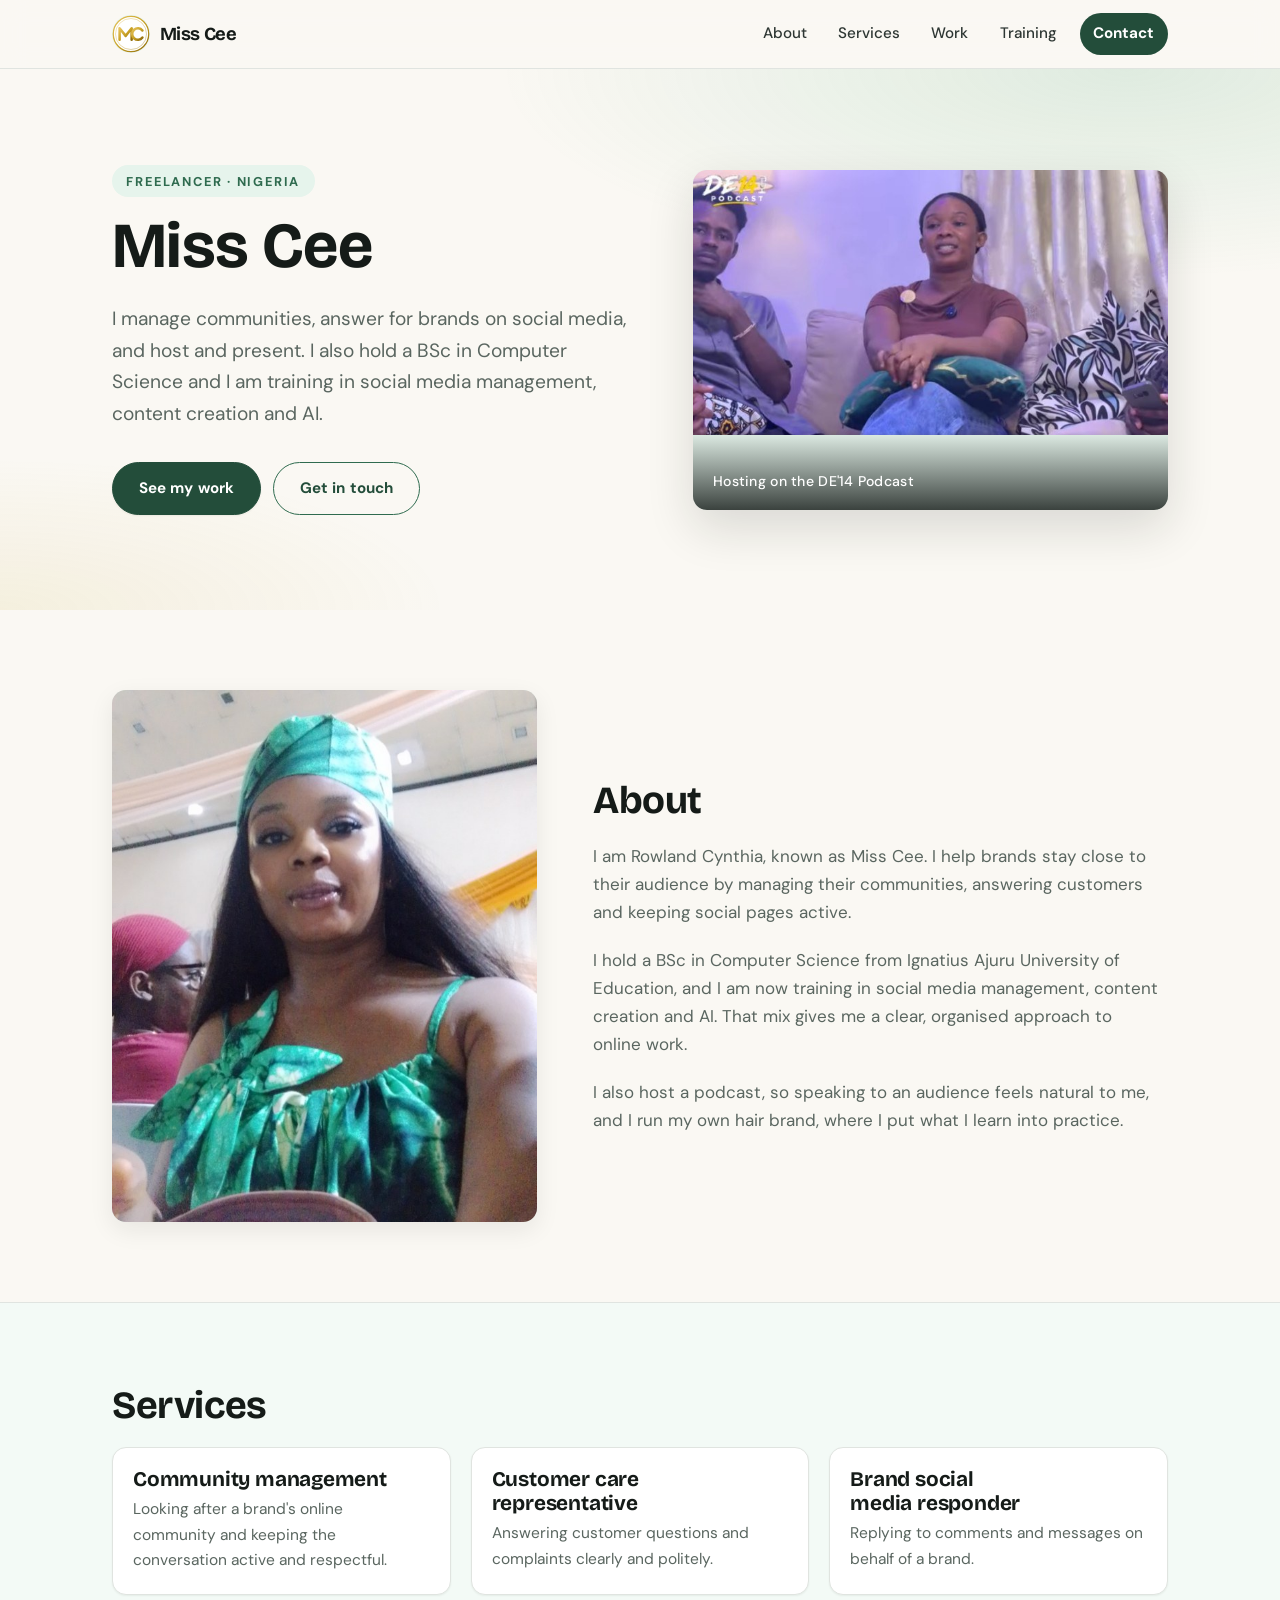
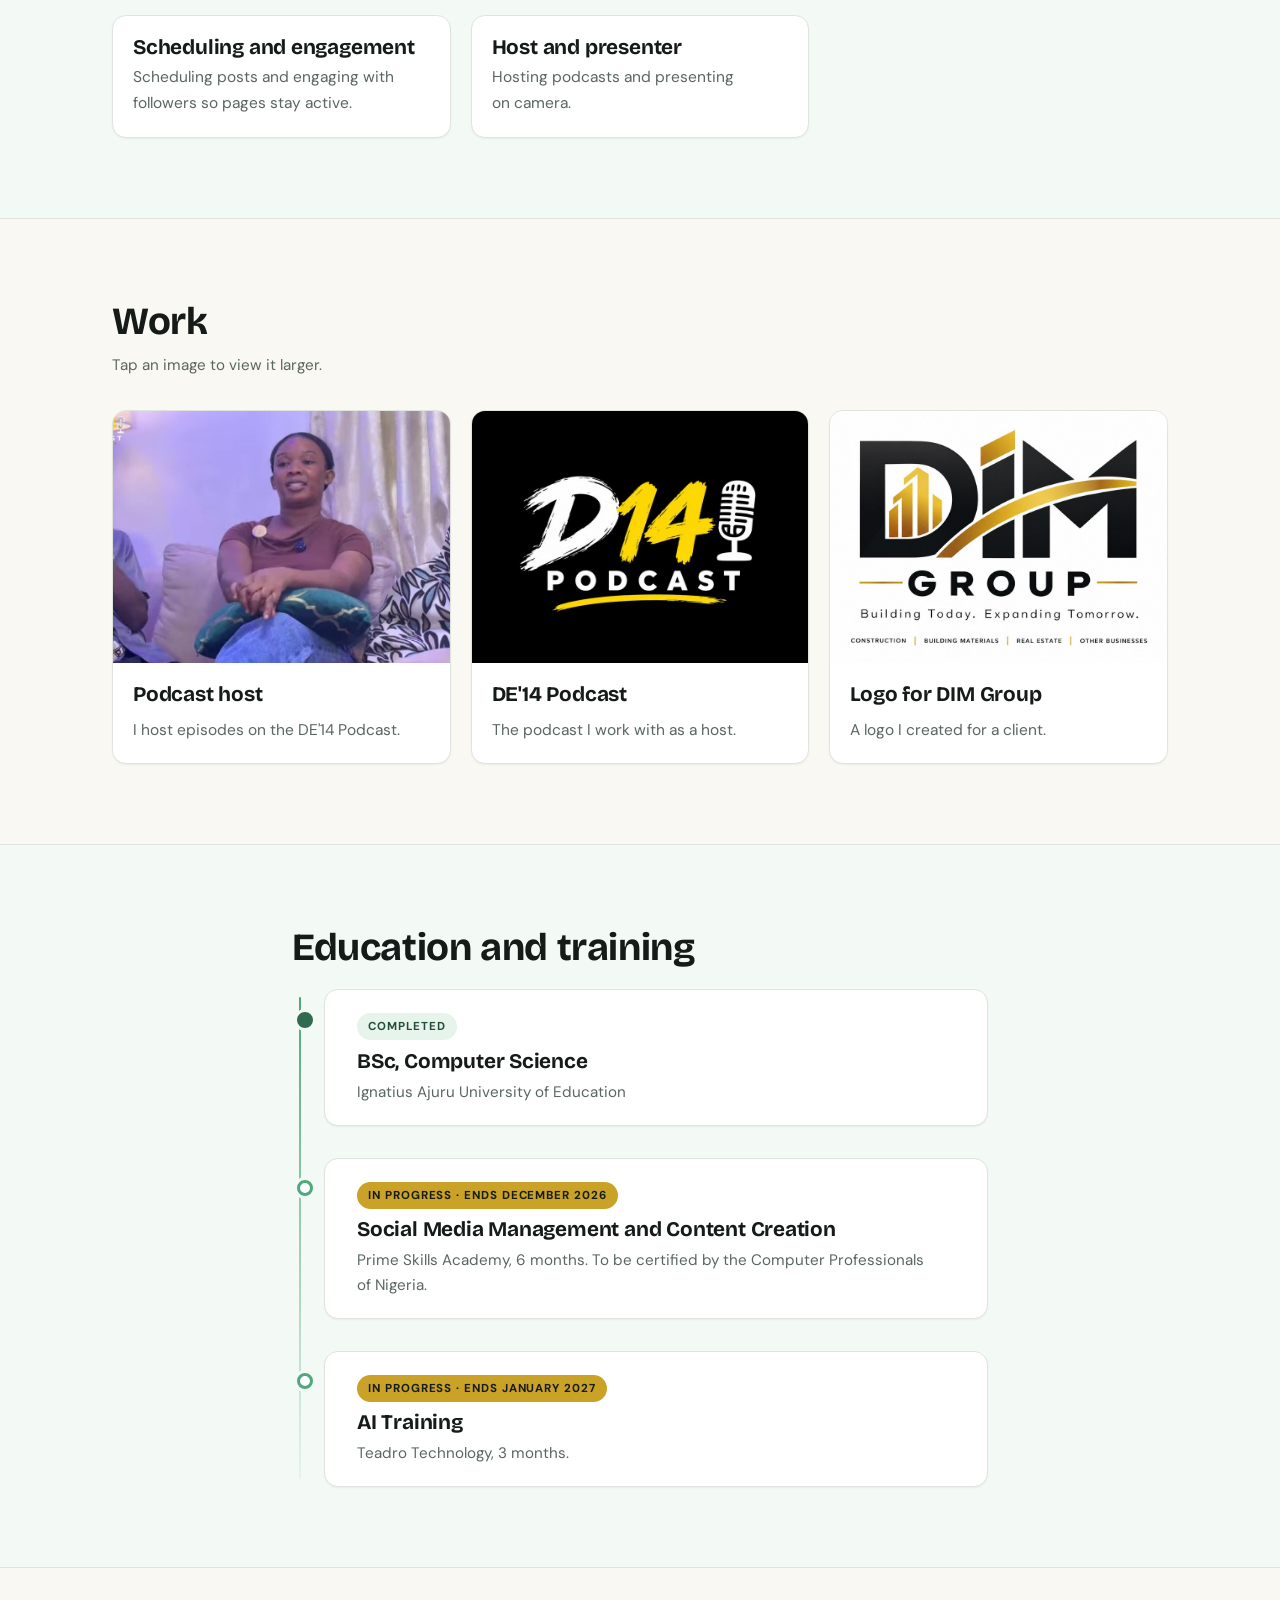
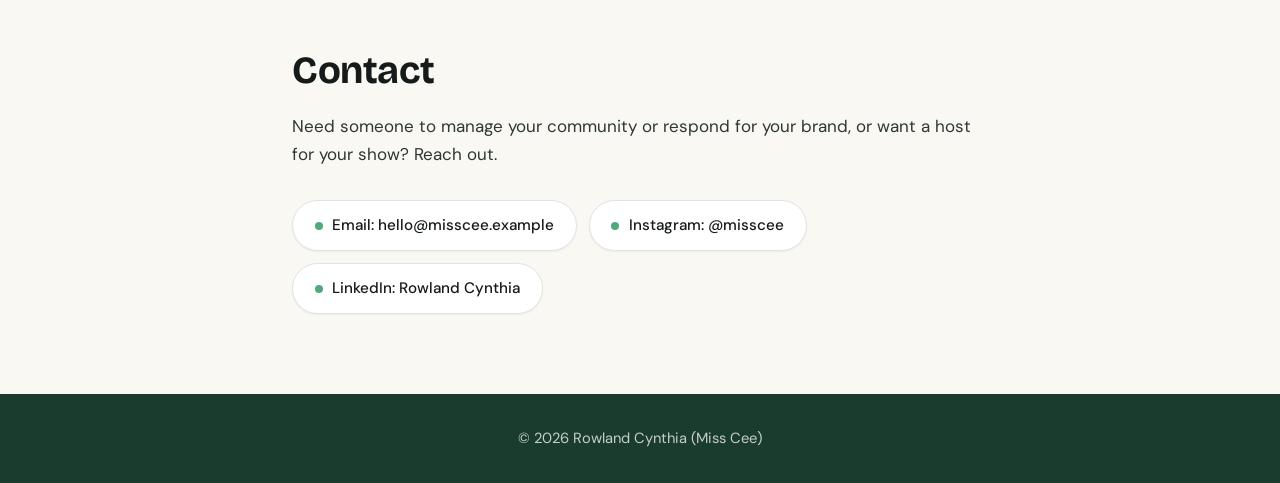
<file: index.html>
<!DOCTYPE html>
<html lang="en">
<head>
<meta charset="utf-8">
<meta name="viewport" content="width=device-width, initial-scale=1">
<title>Miss Cee Portfolio</title>
<meta name="description" content="Miss Cee (Rowland Cynthia): freelance community manager, brand social media responder, customer care representative, and host and presenter.">
<link rel="preconnect" href="https://fonts.googleapis.com">
<link rel="preconnect" href="https://fonts.gstatic.com" crossorigin>
<link href="https://fonts.googleapis.com/css2?family=Bricolage+Grotesque:opsz,wght@12..96,500;12..96,700&family=DM+Sans:wght@400;500;700&display=swap" rel="stylesheet">
<link rel="icon" href="img/logo.svg" type="image/svg+xml">
<link rel="stylesheet" href="static/css/style.css" />

</head>
<body>

<header class="site-header">
  <div class="wrap bar">
    <a class="brand" href="#top" aria-label="Miss Cee, home"><img src="static/images/logo.svg" alt="" width="38" height="38"><span>Miss Cee</span></a>
    <button class="menu-btn" id="menuBtn" aria-expanded="false" aria-controls="nav">Menu</button>
    <nav id="nav" class="nav" aria-label="Main">
      <a href="#about">About</a>
      <a href="#services">Services</a>
      <a href="#work">Work</a>
      <a href="#training">Training</a>
      <a class="nav-cta" href="#contact">Contact</a>
    </nav>
  </div>
</header>

<main id="top">

  <section class="hero">
    <div class="wrap hero-grid">
      <div class="hero-text">
        <p class="kicker">Freelancer · Nigeria</p>
        <h1>Miss Cee</h1>
        <p class="lead">I manage communities, answer for brands on social media, and host and present. I also hold a BSc in Computer Science and I am training in social media management, content creation and AI.</p>
        <div class="actions">
          <a class="btn primary" href="#work">See my work</a>
          <a class="btn" href="#contact">Get in touch</a>
        </div>
      </div>
      <figure class="hero-photo">
        <img src="static/images/hosting.jpg" alt="Miss Cee hosting a podcast episode, seated on a couch and speaking" width="691" height="386">
        <figcaption>Hosting on the DE'14 Podcast</figcaption>
      </figure>
    </div>
  </section>

  <section id="about" class="section">
    <div class="wrap about-grid">
      <figure class="about-photo">
        <img src="static/images/miss-cee.jpg" alt="Portrait of Miss Cee in a green headwrap and green top" width="640" height="800">
      </figure>
      <div class="about-text">
        <h2>About</h2>
        <p>I am Rowland Cynthia, known as Miss Cee. I help brands stay close to their audience by managing their communities, answering customers and keeping social pages active.</p>
        <p>I hold a BSc in Computer Science from Ignatius Ajuru University of Education, and I am now training in social media management, content creation and AI. That mix gives me a clear, organised approach to online work.</p>
        <p>I also host a podcast, so speaking to an audience feels natural to me, and I run my own hair brand, where I put what I learn into practice.</p>
      </div>
    </div>
  </section>

  <section id="services" class="section alt">
    <div class="wrap">
      <h2>Services</h2>
      <ul class="cards services">
        <li class="card"><h3>Community management</h3><p>Looking after a brand's online community and keeping the conversation active and respectful.</p></li>
        <li class="card"><h3>Customer care representative</h3><p>Answering customer questions and complaints clearly and politely.</p></li>
        <li class="card"><h3>Brand social media responder</h3><p>Replying to comments and messages on behalf of a brand.</p></li>
        <li class="card"><h3>Scheduling and engagement</h3><p>Scheduling posts and engaging with followers so pages stay active.</p></li>
        <li class="card"><h3>Host and presenter</h3><p>Hosting podcasts and presenting on camera.</p></li>
      </ul>
    </div>
  </section>

  <section id="work" class="section">
    <div class="wrap">
      <h2>Work</h2>
      <p class="sub">Tap an image to view it larger.</p>
      <ul class="cards work">
        <li class="card work-card">
          <button class="thumb" data-full="static/images/hosting.jpg" data-cap="Hosting on the DE'14 Podcast" aria-label="View larger: hosting on the DE'14 Podcast">
            <img src="static/images/hosting.jpg" alt="Miss Cee hosting a podcast episode" loading="lazy" width="691" height="386">
          </button>
          <div class="card-body"><h3>Podcast host</h3><p>I host episodes on the DE'14 Podcast.</p></div>
        </li>
        <li class="card work-card">
          <button class="thumb" data-full="static/images/d14-podcast.jpg" data-cap="DE'14 Podcast logo" aria-label="View larger: DE'14 Podcast logo">
            <img src="static/images/d14-podcast.jpg" alt="DE'14 Podcast logo in white and yellow on black, with a microphone" loading="lazy" width="900" height="600">
          </button>
          <div class="card-body"><h3>DE'14 Podcast</h3><p>The podcast I work with as a host.</p></div>
        </li>
        <li class="card work-card">
          <button class="thumb light" data-full="static/images/dim-group.jpg" data-cap="DIM Group logo, created for a client" aria-label="View larger: DIM Group logo">
            <img src="static/images/dim-group.jpg" alt="DIM Group logo in black and gold with a building icon" loading="lazy" width="900" height="900">
          </button>
          <div class="card-body"><h3>Logo for DIM Group</h3><p>A logo I created for a client.</p></div>
        </li>
      </ul>
    </div>
  </section>

  <section id="training" class="section alt">
    <div class="wrap narrow">
      <h2>Education and training</h2>
      <ol class="timeline">
        <li>
          <span class="tag done">Completed</span>
          <h3>BSc, Computer Science</h3>
          <p>Ignatius Ajuru University of Education</p>
        </li>
        <li>
          <span class="tag">In progress · ends December 2026</span>
          <h3>Social Media Management and Content Creation</h3>
          <p>Prime Skills Academy, 6 months. To be certified by the Computer Professionals of Nigeria.</p>
        </li>
        <li>
          <span class="tag">In progress · ends January 2027</span>
          <h3>AI Training</h3>
          <p>Teadro Technology, 3 months.</p>
        </li>
      </ol>
    </div>
  </section>

  <section id="contact" class="section">
    <div class="wrap narrow">
      <h2>Contact</h2>
      <p>Need someone to manage your community or respond for your brand, or want a host for your show? Reach out.</p>
      <ul class="contact" id="contactList"></ul>
    </div>
  </section>

</main>

<footer class="site-footer">
  <div class="wrap"><p>© <span id="year"></span> Rowland Cynthia (Miss Cee)</p></div>
</footer>

<dialog id="lightbox" aria-label="Image viewer">
  <form method="dialog"><button class="close" aria-label="Close image">Close</button></form>
  <img id="lbImg" alt="">
  <p id="lbCap"></p>
</dialog>

<script>
  /* ============================================================
   Miss Cee Portfolio — main.js
   Description: Interactive behaviours for the portfolio site.
   ============================================================ */

(function () {
  'use strict';

  /* ----------------------------------------------------------
     Utility helpers
     ---------------------------------------------------------- */
  const $  = (sel, ctx = document) => ctx.querySelector(sel);
  const $$ = (sel, ctx = document) => Array.from(ctx.querySelectorAll(sel));

  const prefersReducedMotion = () =>
    window.matchMedia('(prefers-reduced-motion: reduce)').matches;

  /* ----------------------------------------------------------
     1. Footer year
     ---------------------------------------------------------- */
  const yearEl = $('#year');
  if (yearEl) {
    yearEl.textContent = String(new Date().getFullYear());
  }

  /* ----------------------------------------------------------
     2. Skip link (accessibility)
     ---------------------------------------------------------- */
  (function addSkipLink() {
    if ($('.skip-link')) return;
    const main = $('#top');
    if (!main) return;

    const link = document.createElement('a');
    link.href = '#top';
    link.className = 'skip-link';
    link.textContent = 'Skip to main content';
    document.body.insertBefore(link, document.body.firstChild);
  })();

  /* ----------------------------------------------------------
     3. Mobile navigation toggle
     ---------------------------------------------------------- */
  (function initMobileNav() {
    const menuBtn = $('#menuBtn');
    const nav = $('#nav');
    if (!menuBtn || !nav) return;

    const openNav = () => {
      nav.classList.add('open');
      menuBtn.setAttribute('aria-expanded', 'true');
    };

    const closeNav = () => {
      nav.classList.remove('open');
      menuBtn.setAttribute('aria-expanded', 'false');
    };

    const toggleNav = () => {
      if (nav.classList.contains('open')) {
        closeNav();
      } else {
        openNav();
      }
    };

    menuBtn.addEventListener('click', (e) => {
      e.stopPropagation();
      toggleNav();
    });

    // Close when a nav link is clicked
    nav.addEventListener('click', (e) => {
      if (e.target.closest('a')) closeNav();
    });

    // Close on outside click
    document.addEventListener('click', (e) => {
      if (!nav.classList.contains('open')) return;
      if (nav.contains(e.target) || menuBtn.contains(e.target)) return;
      closeNav();
    });

    // Close on Escape
    document.addEventListener('keydown', (e) => {
      if (e.key === 'Escape' && nav.classList.contains('open')) {
        closeNav();
        menuBtn.focus();
      }
    });

    // Reset state when resizing to desktop
    const mq = window.matchMedia('(min-width: 768px)');
    const handleMq = (ev) => {
      if (ev.matches) closeNav();
    };
    if (typeof mq.addEventListener === 'function') {
      mq.addEventListener('change', handleMq);
    } else if (typeof mq.addListener === 'function') {
      mq.addListener(handleMq); // legacy Safari
    }
  })();

  /* ----------------------------------------------------------
     4. Sticky header shadow on scroll
     ---------------------------------------------------------- */
  (function initHeaderShadow() {
    const header = $('.site-header');
    if (!header) return;

    let ticking = false;

    const update = () => {
      header.classList.toggle('scrolled', window.scrollY > 8);
      ticking = false;
    };

    window.addEventListener('scroll', () => {
      if (!ticking) {
        window.requestAnimationFrame(update);
        ticking = true;
      }
    }, { passive: true });

    update();
  })();

  /* ----------------------------------------------------------
     5. Smooth in-page anchor scrolling
        (honours reduced motion; falls back if CSS smooth
        scrolling is unsupported)
     ---------------------------------------------------------- */
  (function initSmoothAnchors() {
    const supportsSmooth = 'scrollBehavior' in document.documentElement.style;

    document.addEventListener('click', (e) => {
      const link = e.target.closest('a[href^="#"]');
      if (!link) return;

      const hash = link.getAttribute('href');
      if (!hash || hash === '#') return;

      const target = document.querySelector(hash);
      if (!target) return;

      e.preventDefault();

      const headerOffset = (() => {
        const header = $('.site-header');
        return header ? header.offsetHeight : 0;
      })();

      const top = target.getBoundingClientRect().top +
                  window.pageYOffset -
                  headerOffset +
                  1;

      if (prefersReducedMotion() || !supportsSmooth) {
        window.scrollTo(0, top);
      } else {
        window.scrollTo({ top, behavior: 'smooth' });
      }

      // Update focus for a11y without jumping
      if (!target.hasAttribute('tabindex')) {
        target.setAttribute('tabindex', '-1');
      }
      target.focus({ preventScroll: true });

      // Update the URL hash without a jump
      if (history.replaceState) {
        history.replaceState(null, '', hash);
      }
    });
  })();

  /* ----------------------------------------------------------
     6. Lightbox for work images
     ---------------------------------------------------------- */
  (function initLightbox() {
    const dialog = $('#lightbox');
    const lbImg = $('#lbImg');
    const lbCap = $('#lbCap');
    if (!dialog || !lbImg || !lbCap) return;

    // Graceful fallback for browsers without <dialog>
    const supportsDialog =
      typeof dialog.showModal === 'function';

    let lastFocused = null;

    const open = (trigger) => {
      const full = trigger.getAttribute('data-full');
      const cap = trigger.getAttribute('data-cap') || '';
      const img = trigger.querySelector('img');

      if (!full) return;

      lbImg.src = full;
      lbImg.alt = img ? img.alt : cap;
      lbCap.textContent = cap;

      lastFocused = trigger;

      if (supportsDialog) {
        dialog.showModal();
        document.body.classList.add('lb-open');
      } else {
        // Fallback: open image in a new tab
        window.open(full, '_blank', 'noopener');
        lastFocused = null;
      }
    };

    const close = () => {
      if (!supportsDialog) return;
      if (dialog.open) dialog.close();
      document.body.classList.remove('lb-open');
      if (lastFocused && typeof lastFocused.focus === 'function') {
        lastFocused.focus();
      }
      lastFocused = null;
    };

    // Delegate clicks on thumbnails
    document.addEventListener('click', (e) => {
      const thumb = e.target.closest('.thumb');
      if (!thumb) return;
      e.preventDefault();
      open(thumb);
    });

    // Close via form[method="dialog"] button (native) or fallback
    dialog.addEventListener('click', (e) => {
      // Click on backdrop (outside the dialog content)
      if (e.target === dialog) {
        close();
      }
    });

    // Native close event (fires when form[method=dialog] submits)
    dialog.addEventListener('close', () => {
      document.body.classList.remove('lb-open');
      if (lastFocused && typeof lastFocused.focus === 'function') {
        lastFocused.focus();
      }
      lastFocused = null;
      // Reset after animation
      setTimeout(() => {
        lbImg.removeAttribute('src');
        lbCap.textContent = '';
      }, 200);
    });

    // Keyboard: Escape handled by dialog natively, but add safety
    document.addEventListener('keydown', (e) => {
      if (e.key === 'Escape' && dialog.open) {
        close();
      }
    });

    // Close button (in case form[method=dialog] is unsupported)
    const closeBtn = dialog.querySelector('.close');
    if (closeBtn) {
      closeBtn.addEventListener('click', (e) => {
        if (!supportsDialog) return;
        e.preventDefault();
        close();
      });
    }
  })();

  /* ----------------------------------------------------------
     7. Contact list — build from data with safe fallbacks
        (the HTML leaves #contactList empty; we populate it)
     ---------------------------------------------------------- */
  (function initContactList() {
    const list = $('#contactList');
    if (!list) return;

    // No hardcoded contact data in the HTML, so we provide a
    // sensible default set. Replace these with real details.
    const contacts = [
      { label: 'Email', value: 'hello@misscee.example', href: 'mailto:hello@misscee.example' },
      { label: 'Instagram', value: '@misscee', href: 'https://instagram.com/' },
      { label: 'LinkedIn', value: 'Rowland Cynthia', href: 'https://linkedin.com/' }
    ];

    // Respect any data-* hints if present on the list element
    // e.g. data-email / data-phone
    const email = list.getAttribute('data-email');
    const phone = list.getAttribute('data-phone');
    const instagram = list.getAttribute('data-instagram');
    const linkedin = list.getAttribute('data-linkedin');

    const resolved = [];

    if (email) resolved.push({ label: 'Email', value: email, href: `mailto:${email}` });
    if (phone) resolved.push({ label: 'Phone', value: phone, href: `tel:${phone.replace(/[^\d+]/g, '')}` });
    if (instagram) resolved.push({ label: 'Instagram', value: instagram, href: instagram.startsWith('http') ? instagram : `https://instagram.com/${instagram.replace(/^@/, '')}` });
    if (linkedin) resolved.push({ label: 'LinkedIn', value: linkedin, href: linkedin.startsWith('http') ? linkedin : `https://linkedin.com/in/${linkedin}` });

    const finalContacts = resolved.length ? resolved : contacts;

    const frag = document.createDocumentFragment();

    finalContacts.forEach((c) => {
      const li = document.createElement('li');
      const a = document.createElement('a');
      a.href = c.href;
      a.textContent = `${c.label}: ${c.value}`;

      if (c.href.startsWith('http')) {
        a.target = '_blank';
        a.rel = 'noopener noreferrer';
      }

      li.appendChild(a);
      frag.appendChild(li);
    });

    list.appendChild(frag);
  })();

  /* ----------------------------------------------------------
     8. Lazy-load images: add native fallback + fade-in
     ---------------------------------------------------------- */
  (function initImageReveal() {
    const imgs = $$('img[loading="lazy"]');
    if (!imgs.length) return;

    const reveal = (img) => {
      img.style.opacity = '1';
    };

    imgs.forEach((img) => {
      img.style.opacity = '0';
      img.style.transition = 'opacity 400ms ease';

      if (img.complete) {
        reveal(img);
      } else {
        img.addEventListener('load', () => reveal(img), { once: true });
        img.addEventListener('error', () => {
          img.style.opacity = '1';
          img.style.background = '#e6f4ec';
        }, { once: true });
      }
    });
  })();

  /* ----------------------------------------------------------
     9. Reveal-on-scroll for cards & sections
        (IntersectionObserver, respects reduced motion)
     ---------------------------------------------------------- */
  (function initScrollReveal() {
    if (prefersReducedMotion()) return;
    if (!('IntersectionObserver' in window)) return;

    const targets = $$('.card, .timeline li, .about-photo, .hero-photo');
    if (!targets.length) return;

    const style = document.createElement('style');
    style.textContent = `
      .reveal-init { opacity: 0; transform: translateY(18px); }
      .reveal-in { opacity: 1; transform: none; transition: opacity 600ms var(--ease), transform 600ms var(--ease); }
    `;
    document.head.appendChild(style);

    targets.forEach((el, i) => {
      el.classList.add('reveal-init');
      // Stagger by index within its group, capped
      el.style.transitionDelay = `${Math.min(i % 6, 5) * 70}ms`;
    });

    const observer = new IntersectionObserver((entries) => {
      entries.forEach((entry) => {
        if (!entry.isIntersecting) return;
        entry.target.classList.add('reveal-in');
        entry.target.classList.remove('reveal-init');
        observer.unobserve(entry.target);
      });
    }, {
      root: null,
      rootMargin: '0px 0px -8% 0px',
      threshold: 0.12
    });

    targets.forEach((el) => observer.observe(el));
  })();

  /* ----------------------------------------------------------
     10. Active nav link highlighting (scroll spy)
     ---------------------------------------------------------- */
  (function initScrollSpy() {
    if (!('IntersectionObserver' in window)) return;

    const navLinks = $$('#nav a[href^="#"]');
    if (!navLinks.length) return;

    const sections = navLinks
      .map((link) => {
        const id = link.getAttribute('href');
        const el = id && id !== '#' ? document.querySelector(id) : null;
        return el ? { link, el } : null;
      })
      .filter(Boolean);

    if (!sections.length) return;

    const setActive = (activeLink) => {
      navLinks.forEach((l) => l.classList.remove('is-active'));
      if (activeLink) activeLink.classList.add('is-active');
    };

    const observer = new IntersectionObserver((entries) => {
      entries.forEach((entry) => {
        if (!entry.isIntersecting) return;
        const match = sections.find((s) => s.el === entry.target);
        if (match) setActive(match.link);
      });
    }, {
      rootMargin: '-45% 0px -50% 0px',
      threshold: 0
    });

    sections.forEach((s) => observer.observe(s.el));

    // Clear highlight when at the very top (hero)
    window.addEventListener('scroll', () => {
      if (window.scrollY < 120) setActive(null);
    }, { passive: true });
  })();

  /* ----------------------------------------------------------
     11. Keyboard support: Enter/Space on custom thumbs
          (buttons already handle this natively, but we
           ensure the whole card is accessible)
     ---------------------------------------------------------- */
  (function initThumbKeyboard() {
    $$('.thumb').forEach((thumb) => {
      if (thumb.tagName === 'BUTTON') return; // native
      thumb.setAttribute('role', 'button');
      thumb.setAttribute('tabindex', '0');
      thumb.addEventListener('keydown', (e) => {
        if (e.key === 'Enter' || e.key === ' ') {
          e.preventDefault();
          thumb.click();
        }
      });
    });
  })();

  /* ----------------------------------------------------------
     12. Prevent body scroll lock stuck state on load
     ---------------------------------------------------------- */
  window.addEventListener('pageshow', () => {
    document.body.classList.remove('lb-open');
  });

})();
</script>
</body>
</html>
</file>
<file: static/css/style.css>
/* ============================================================
   Miss Cee Portfolio — style.css
   Author: Senior Front-End Engineer
   Description: Full stylesheet for the Miss Cee portfolio site.
   ============================================================ */

/* ---------- 1. Design Tokens ---------- */
:root {
  /* Color palette */
  --green-900: #1a3c2e;
  --green-800: #234d3a;
  --green-700: #2f6b4f;
  --green-600: #3d8a64;
  --green-500: #4fa97a;
  --green-100: #e6f4ec;
  --green-50:  #f3faf6;

  --ink-900: #151b18;
  --ink-700: #2e3733;
  --ink-500: #5a6660;
  --ink-400: #7c8882;

  --cream: #faf8f3;
  --white: #ffffff;
  --line: #e0e4e0;

  --accent: #c9a227;
  --accent-dark: #a8871c;

  --focus-ring: #4fa97a;

  /* Typography */
  --font-display: 'Bricolage Grotesque', 'Trebuchet MS', system-ui, sans-serif;
  --font-body: 'DM Sans', 'Segoe UI', system-ui, sans-serif;

  /* Spacing */
  --space-xs: 0.5rem;
  --space-sm: 0.75rem;
  --space-md: 1.25rem;
  --space-lg: 2rem;
  --space-xl: 3.5rem;
  --space-2xl: 5rem;

  /* Layout */
  --wrap-max: 1120px;
  --wrap-pad: 1.25rem;
  --radius: 14px;
  --radius-sm: 8px;

  /* Shadows */
  --shadow-sm: 0 1px 2px rgba(21, 27, 24, 0.06);
  --shadow-md: 0 8px 24px rgba(21, 27, 24, 0.08);
  --shadow-lg: 0 18px 48px rgba(21, 27, 24, 0.14);
  --shadow-focus: 0 0 0 3px rgba(79, 169, 122, 0.35);

  /* Motion */
  --ease: cubic-bezier(0.22, 0.61, 0.36, 1);
  --dur: 260ms;
}

/* ---------- 2. Reset & Base ---------- */
*,
*::before,
*::after {
  box-sizing: border-box;
}

* {
  margin: 0;
  padding: 0;
}

html {
  -webkit-text-size-adjust: 100%;
  scroll-behavior: smooth;
  scroll-padding-top: 5.5rem; /* offset for sticky header */
}

body {
  font-family: var(--font-body);
  font-size: 1.0625rem;
  line-height: 1.65;
  color: var(--ink-700);
  background: var(--cream);
  -webkit-font-smoothing: antialiased;
  text-rendering: optimizeLegibility;
  min-height: 100vh;
  display: flex;
  flex-direction: column;
}

body > main { flex: 1 0 auto; }

img,
picture,
svg {
  display: block;
  max-width: 100%;
  height: auto;
}

h1, h2, h3, h4 {
  font-family: var(--font-display);
  font-weight: 700;
  line-height: 1.15;
  color: var(--ink-900);
  letter-spacing: -0.01em;
  text-wrap: balance;
}

h1 { font-size: clamp(2.4rem, 6vw, 4rem); }
h2 { font-size: clamp(1.6rem, 3.4vw, 2.4rem); margin-bottom: var(--space-md); }
h3 { font-size: clamp(1.1rem, 1.8vw, 1.3rem); margin-bottom: 0.35rem; }

p { text-wrap: pretty; }

a {
  color: var(--green-700);
  text-decoration: none;
  transition: color var(--dur) var(--ease);
}

a:hover { color: var(--green-500); }

ul, ol { list-style: none; }

button {
  font: inherit;
  color: inherit;
  background: none;
  border: none;
  cursor: pointer;
}

/* Accessible focus styles */
:focus-visible {
  outline: 2px solid var(--focus-ring);
  outline-offset: 3px;
  border-radius: 4px;
}

/* Skip link (added via JS if missing) */
.skip-link {
  position: absolute;
  top: -100%;
  left: 1rem;
  z-index: 200;
  padding: 0.75rem 1.25rem;
  background: var(--green-800);
  color: var(--white);
  border-radius: var(--radius-sm);
  font-weight: 700;
  transition: top 200ms var(--ease);
}
.skip-link:focus {
  top: 1rem;
  color: var(--white);
}

/* ---------- 3. Layout Helpers ---------- */
.wrap {
  width: 100%;
  max-width: var(--wrap-max);
  margin-inline: auto;
  padding-inline: var(--wrap-pad);
}

.wrap.narrow { max-width: 760px; }

.section {
  padding-block: var(--space-2xl);
  scroll-margin-top: 5.5rem;
}

.section.alt {
  background: var(--green-50);
  border-block: 1px solid var(--line);
}

.sub {
  color: var(--ink-500);
  margin-top: calc(var(--space-md) * -0.5);
  margin-bottom: var(--space-lg);
  font-size: 0.95rem;
}

/* ---------- 4. Buttons ---------- */
.btn {
  display: inline-flex;
  align-items: center;
  justify-content: center;
  gap: 0.5rem;
  padding: 0.8rem 1.6rem;
  border-radius: 999px;
  font-weight: 700;
  font-size: 0.95rem;
  letter-spacing: 0.01em;
  border: 1.5px solid var(--green-700);
  color: var(--green-800);
  background: transparent;
  transition: background var(--dur) var(--ease),
              color var(--dur) var(--ease),
              transform var(--dur) var(--ease),
              box-shadow var(--dur) var(--ease);
  will-change: transform;
}

.btn:hover {
  background: var(--green-100);
  color: var(--green-900);
  transform: translateY(-1px);
}

.btn:active { transform: translateY(0); }

.btn.primary {
  background: var(--green-800);
  border-color: var(--green-800);
  color: var(--white);
  box-shadow: var(--shadow-sm);
}

.btn.primary:hover {
  background: var(--green-700);
  border-color: var(--green-700);
  color: var(--white);
  box-shadow: var(--shadow-md);
}

/* ---------- 5. Header & Navigation ---------- */
.site-header {
  position: sticky;
  top: 0;
  z-index: 100;
  background: rgba(250, 248, 243, 0.92);
  backdrop-filter: blur(12px);
  -webkit-backdrop-filter: blur(12px);
  border-bottom: 1px solid var(--line);
  transition: box-shadow var(--dur) var(--ease);
}

.site-header.scrolled {
  box-shadow: 0 2px 16px rgba(21, 27, 24, 0.07);
}

.bar {
  display: flex;
  align-items: center;
  justify-content: space-between;
  gap: var(--space-md);
  min-height: 4.25rem;
}

.brand {
  display: inline-flex;
  align-items: center;
  gap: 0.6rem;
  font-family: var(--font-display);
  font-weight: 700;
  font-size: 1.15rem;
  color: var(--ink-900);
  letter-spacing: -0.02em;
}

.brand:hover { color: var(--green-700); }

.brand img {
  width: 38px;
  height: 38px;
  border-radius: 50%;
  background: var(--green-100);
  object-fit: contain;
}

.nav {
  display: flex;
  align-items: center;
  gap: 0.25rem;
}

.nav a {
  display: inline-block;
  padding: 0.5rem 0.85rem;
  border-radius: 999px;
  color: var(--ink-700);
  font-weight: 500;
  font-size: 0.95rem;
  transition: background var(--dur) var(--ease), color var(--dur) var(--ease);
}

.nav a:hover {
  background: var(--green-100);
  color: var(--green-800);
}

.nav a.nav-cta {
  margin-left: 0.35rem;
  background: var(--green-800);
  color: var(--white);
  font-weight: 700;
}

.nav a.nav-cta:hover {
  background: var(--green-700);
  color: var(--white);
}

/* Mobile menu button */
.menu-btn {
  display: none;
  padding: 0.55rem 1.1rem;
  border-radius: 999px;
  border: 1.5px solid var(--line);
  font-weight: 700;
  font-size: 0.9rem;
  color: var(--ink-900);
  background: var(--white);
  transition: border-color var(--dur) var(--ease), background var(--dur) var(--ease);
}

.menu-btn:hover { border-color: var(--green-600); }

.menu-btn[aria-expanded="true"] {
  background: var(--green-100);
  border-color: var(--green-600);
}

/* ---------- 6. Hero ---------- */
.hero {
  padding-block: clamp(3rem, 8vw, 6rem);
  background:
    radial-gradient(ellipse 70% 55% at 88% 0%, rgba(79, 169, 122, 0.16), transparent 70%),
    radial-gradient(ellipse 50% 40% at 0% 100%, rgba(201, 162, 39, 0.10), transparent 70%),
    var(--cream);
}

.hero-grid {
  display: grid;
  grid-template-columns: 1fr;
  gap: var(--space-xl);
  align-items: center;
}

.kicker {
  display: inline-block;
  font-size: 0.8rem;
  font-weight: 700;
  letter-spacing: 0.14em;
  text-transform: uppercase;
  color: var(--green-700);
  background: var(--green-100);
  padding: 0.35rem 0.9rem;
  border-radius: 999px;
  margin-bottom: var(--space-sm);
}

.hero-text h1 { margin-bottom: var(--space-md); }

.lead {
  font-size: clamp(1.05rem, 1.6vw, 1.2rem);
  color: var(--ink-500);
  max-width: 46ch;
  margin-bottom: var(--space-lg);
}

.actions {
  display: flex;
  flex-wrap: wrap;
  gap: var(--space-sm);
}

.hero-photo {
  position: relative;
  border-radius: var(--radius);
  overflow: hidden;
  box-shadow: var(--shadow-lg);
  background: var(--green-100);
  aspect-ratio: 16 / 10;
}

.hero-photo img {
  width: 100%;
  height: 100%;
  object-fit: cover;
  transition: transform 700ms var(--ease);
}

.hero-photo:hover img { transform: scale(1.03); }

.hero-photo figcaption {
  position: absolute;
  left: 0;
  right: 0;
  bottom: 0;
  padding: 2.5rem 1.25rem 1rem;
  background: linear-gradient(to top, rgba(21, 27, 24, 0.82), transparent);
  color: var(--white);
  font-size: 0.88rem;
  font-weight: 500;
  letter-spacing: 0.02em;
}

/* ---------- 7. About ---------- */
.about-grid {
  display: grid;
  grid-template-columns: 1fr;
  gap: var(--space-xl);
  align-items: center;
}

.about-photo {
  border-radius: var(--radius);
  overflow: hidden;
  box-shadow: var(--shadow-md);
  background: var(--green-100);
}

.about-photo img {
  width: 100%;
  height: 100%;
  object-fit: cover;
  aspect-ratio: 4 / 5;
}

.about-text p + p { margin-top: var(--space-md); }

.about-text p { color: var(--ink-500); }

/* ---------- 8. Cards (Services & Work) ---------- */
.cards {
  display: grid;
  gap: var(--space-md);
  grid-template-columns: 1fr;
}

.card {
  background: var(--white);
  border: 1px solid var(--line);
  border-radius: var(--radius);
  padding: var(--space-md);
  box-shadow: var(--shadow-sm);
  transition: transform var(--dur) var(--ease),
              box-shadow var(--dur) var(--ease),
              border-color var(--dur) var(--ease);
}

.card:hover {
  transform: translateY(-3px);
  box-shadow: var(--shadow-md);
  border-color: rgba(79, 169, 122, 0.45);
}

.card p {
  color: var(--ink-500);
  font-size: 0.97rem;
}

/* Services grid */
.cards.services { grid-template-columns: repeat(auto-fit, minmax(240px, 1fr)); }

/* Work cards */
.cards.work { grid-template-columns: repeat(auto-fill, minmax(260px, 1fr)); }

.work-card {
  padding: 0;
  overflow: hidden;
  display: flex;
  flex-direction: column;
}

.thumb {
  display: block;
  width: 100%;
  padding: 0;
  border: none;
  background: var(--green-100);
  aspect-ratio: 4 / 3;
  overflow: hidden;
  position: relative;
  cursor: zoom-in;
}

.thumb img {
  width: 100%;
  height: 100%;
  object-fit: cover;
  transition: transform 600ms var(--ease);
}

.thumb:hover img,
.thumb:focus-visible img { transform: scale(1.06); }

.thumb::after {
  content: "View";
  position: absolute;
  right: 0.75rem;
  bottom: 0.75rem;
  padding: 0.3rem 0.75rem;
  border-radius: 999px;
  background: rgba(21, 27, 24, 0.72);
  color: var(--white);
  font-size: 0.75rem;
  font-weight: 700;
  letter-spacing: 0.06em;
  text-transform: uppercase;
  opacity: 0;
  transform: translateY(6px);
  transition: opacity var(--dur) var(--ease), transform var(--dur) var(--ease);
  pointer-events: none;
}

.thumb:hover::after,
.thumb:focus-visible::after {
  opacity: 1;
  transform: translateY(0);
}

/* Light background thumbs (logos) need a subtle inner border */
.thumb.light {
  box-shadow: inset 0 0 0 1px var(--line);
}

.card-body {
  padding: var(--space-md);
  display: flex;
  flex-direction: column;
  gap: 0.3rem;
  flex: 1;
}

/* ---------- 9. Timeline (Training) ---------- */
.timeline {
  position: relative;
  display: flex;
  flex-direction: column;
  gap: var(--space-lg);
  padding-left: 1.75rem;
}

.timeline::before {
  content: "";
  position: absolute;
  left: 7px;
  top: 0.5rem;
  bottom: 0.5rem;
  width: 2px;
  background: linear-gradient(to bottom, var(--green-500), var(--green-100));
  border-radius: 2px;
}

.timeline li {
  position: relative;
  background: var(--white);
  border: 1px solid var(--line);
  border-radius: var(--radius);
  padding: var(--space-md) var(--space-lg);
  box-shadow: var(--shadow-sm);
}

.timeline li::before {
  content: "";
  position: absolute;
  left: -1.75rem;
  top: 1.35rem;
  width: 16px;
  height: 16px;
  border-radius: 50%;
  background: var(--white);
  border: 3px solid var(--green-500);
  box-shadow: 0 0 0 3px var(--green-50);
  transform: translateX(calc(-50% + 8px));
}

.timeline li:has(.tag.done)::before {
  border-color: var(--green-700);
  background: var(--green-700);
}

.tag {
  display: inline-block;
  font-size: 0.72rem;
  font-weight: 700;
  letter-spacing: 0.08em;
  text-transform: uppercase;
  padding: 0.25rem 0.7rem;
  border-radius: 999px;
  background: var(--accent);
  color: var(--ink-900);
  margin-bottom: 0.6rem;
}

.tag.done {
  background: var(--green-100);
  color: var(--green-800);
}

.timeline li p {
  color: var(--ink-500);
  font-size: 0.95rem;
}

/* ---------- 10. Contact ---------- */
.contact {
  display: flex;
  flex-wrap: wrap;
  gap: var(--space-sm);
  margin-top: var(--space-lg);
}

.contact li { display: contents; }

.contact a {
  display: inline-flex;
  align-items: center;
  gap: 0.6rem;
  padding: 0.75rem 1.35rem;
  border-radius: 999px;
  background: var(--white);
  border: 1.5px solid var(--line);
  color: var(--ink-900);
  font-weight: 500;
  font-size: 0.95rem;
  box-shadow: var(--shadow-sm);
  transition: border-color var(--dur) var(--ease),
              background var(--dur) var(--ease),
              transform var(--dur) var(--ease),
              box-shadow var(--dur) var(--ease);
  word-break: break-word;
}

.contact a:hover {
  border-color: var(--green-600);
  background: var(--green-50);
  color: var(--green-800);
  transform: translateY(-2px);
  box-shadow: var(--shadow-md);
}

.contact a::before {
  content: "";
  width: 8px;
  height: 8px;
  border-radius: 50%;
  background: var(--green-500);
  flex-shrink: 0;
}

/* ---------- 11. Footer ---------- */
.site-footer {
  background: var(--green-900);
  color: rgba(255, 255, 255, 0.75);
  padding-block: var(--space-lg);
  margin-top: auto;
}

.site-footer p {
  font-size: 0.92rem;
  text-align: center;
}

.site-footer a { color: var(--white); }

/* ---------- 12. Lightbox Dialog ---------- */
dialog#lightbox {
  position: fixed;
  inset: 0;
  margin: auto;
  width: min(92vw, 960px);
  max-height: 92vh;
  padding: 0;
  border: none;
  border-radius: var(--radius);
  background: var(--ink-900);
  color: var(--white);
  box-shadow: var(--shadow-lg);
  overflow: hidden;
}

dialog#lightbox::backdrop {
  background: rgba(10, 14, 12, 0.82);
  backdrop-filter: blur(4px);
  -webkit-backdrop-filter: blur(4px);
}

/* Animate dialog entry */
dialog#lightbox[open] {
  animation: lb-in 300ms var(--ease) both;
}

@keyframes lb-in {
  from { opacity: 0; transform: scale(0.96); }
  to   { opacity: 1; transform: scale(1); }
}

dialog#lightbox form {
  position: absolute;
  top: 0.75rem;
  right: 0.75rem;
  z-index: 2;
}

dialog#lightbox .close {
  padding: 0.5rem 1rem;
  border-radius: 999px;
  background: rgba(255, 255, 255, 0.14);
  color: var(--white);
  font-size: 0.85rem;
  font-weight: 700;
  letter-spacing: 0.04em;
  border: 1px solid rgba(255, 255, 255, 0.25);
  transition: background var(--dur) var(--ease);
}

dialog#lightbox .close:hover {
  background: rgba(255, 255, 255, 0.28);
}

dialog#lightbox img {
  width: 100%;
  max-height: calc(92vh - 4.5rem);
  object-fit: contain;
  background: #000;
}

dialog#lightbox p {
  padding: 0.85rem 1.25rem;
  font-size: 0.9rem;
  color: rgba(255, 255, 255, 0.8);
  text-align: center;
  border-top: 1px solid rgba(255, 255, 255, 0.12);
}

body.lb-open { overflow: hidden; }

/* ---------- 13. Responsive Breakpoints ---------- */

/* Small tablets */
@media (min-width: 600px) {
  .hero-grid { grid-template-columns: 1fr; }
  .cards.services { grid-template-columns: repeat(2, 1fr); }
  .timeline { padding-left: 2rem; }
}

/* Tablets */
@media (min-width: 760px) {
  .hero-grid {
    grid-template-columns: 1.05fr 0.95fr;
    gap: var(--space-xl);
  }

  .about-grid {
    grid-template-columns: 0.85fr 1.15fr;
    gap: var(--space-xl);
  }

  .hero-photo { aspect-ratio: auto; min-height: 340px; }
  .hero-photo img { height: 100%; }
}

/* Desktop */
@media (min-width: 900px) {
  :root { --wrap-pad: 2rem; }

  .cards.services { grid-template-columns: repeat(3, 1fr); }
  .cards.work { grid-template-columns: repeat(3, 1fr); }
}

/* ---------- 14. Mobile Navigation (max 767px) ---------- */
@media (max-width: 767px) {
  .menu-btn { display: inline-block; }

  .nav {
    position: absolute;
    top: 100%;
    left: 0;
    right: 0;
    flex-direction: column;
    align-items: stretch;
    gap: 0.35rem;
    padding: 0.75rem var(--wrap-pad) 1.25rem;
    background: var(--cream);
    border-bottom: 1px solid var(--line);
    box-shadow: var(--shadow-md);

    /* Collapsed state */
    opacity: 0;
    visibility: hidden;
    transform: translateY(-8px);
    transition: opacity var(--dur) var(--ease),
                transform var(--dur) var(--ease),
                visibility var(--dur) var(--ease);
  }

  .nav.open {
    opacity: 1;
    visibility: visible;
    transform: translateY(0);
  }

  .nav a {
    padding: 0.85rem 1rem;
    border-radius: var(--radius-sm);
    font-size: 1rem;
  }

  .nav a.nav-cta {
    margin-left: 0;
    margin-top: 0.35rem;
    text-align: center;
  }
}

/* ---------- 15. Reduced Motion ---------- */
@media (prefers-reduced-motion: reduce) {
  html { scroll-behavior: auto; }

  *,
  *::before,
  *::after {
    animation-duration: 0.01ms !important;
    animation-iteration-count: 1 !important;
    transition-duration: 0.01ms !important;
  }

  .hero-photo:hover img { transform: none; }
  .thumb:hover img { transform: none; }
  .card:hover { transform: none; }
}

/* ---------- 16. Print ---------- */
@media print {
  .site-header,
  .menu-btn,
  .site-footer,
  dialog#lightbox,
  .actions,
  .thumb::after {
    display: none !important;
  }

  body {
    background: #fff;
    color: #000;
    font-size: 11pt;
  }

  .section { padding-block: 1.5rem; break-inside: avoid; }
  .card, .timeline li { box-shadow: none; border: 1px solid #ccc; }

  a[href^="http"]::after {
    content: " (" attr(href) ")";
    font-size: 0.8em;
    color: #555;
  }
}

/* ---------- 17. High Contrast / Forced Colors ---------- */
@media (forced-colors: active) {
  .btn,
  .card,
  .thumb,
  .contact a {
    border: 1px solid CanvasText;
  }

  .thumb::after { forced-color-adjust: none; }
}
</file>
